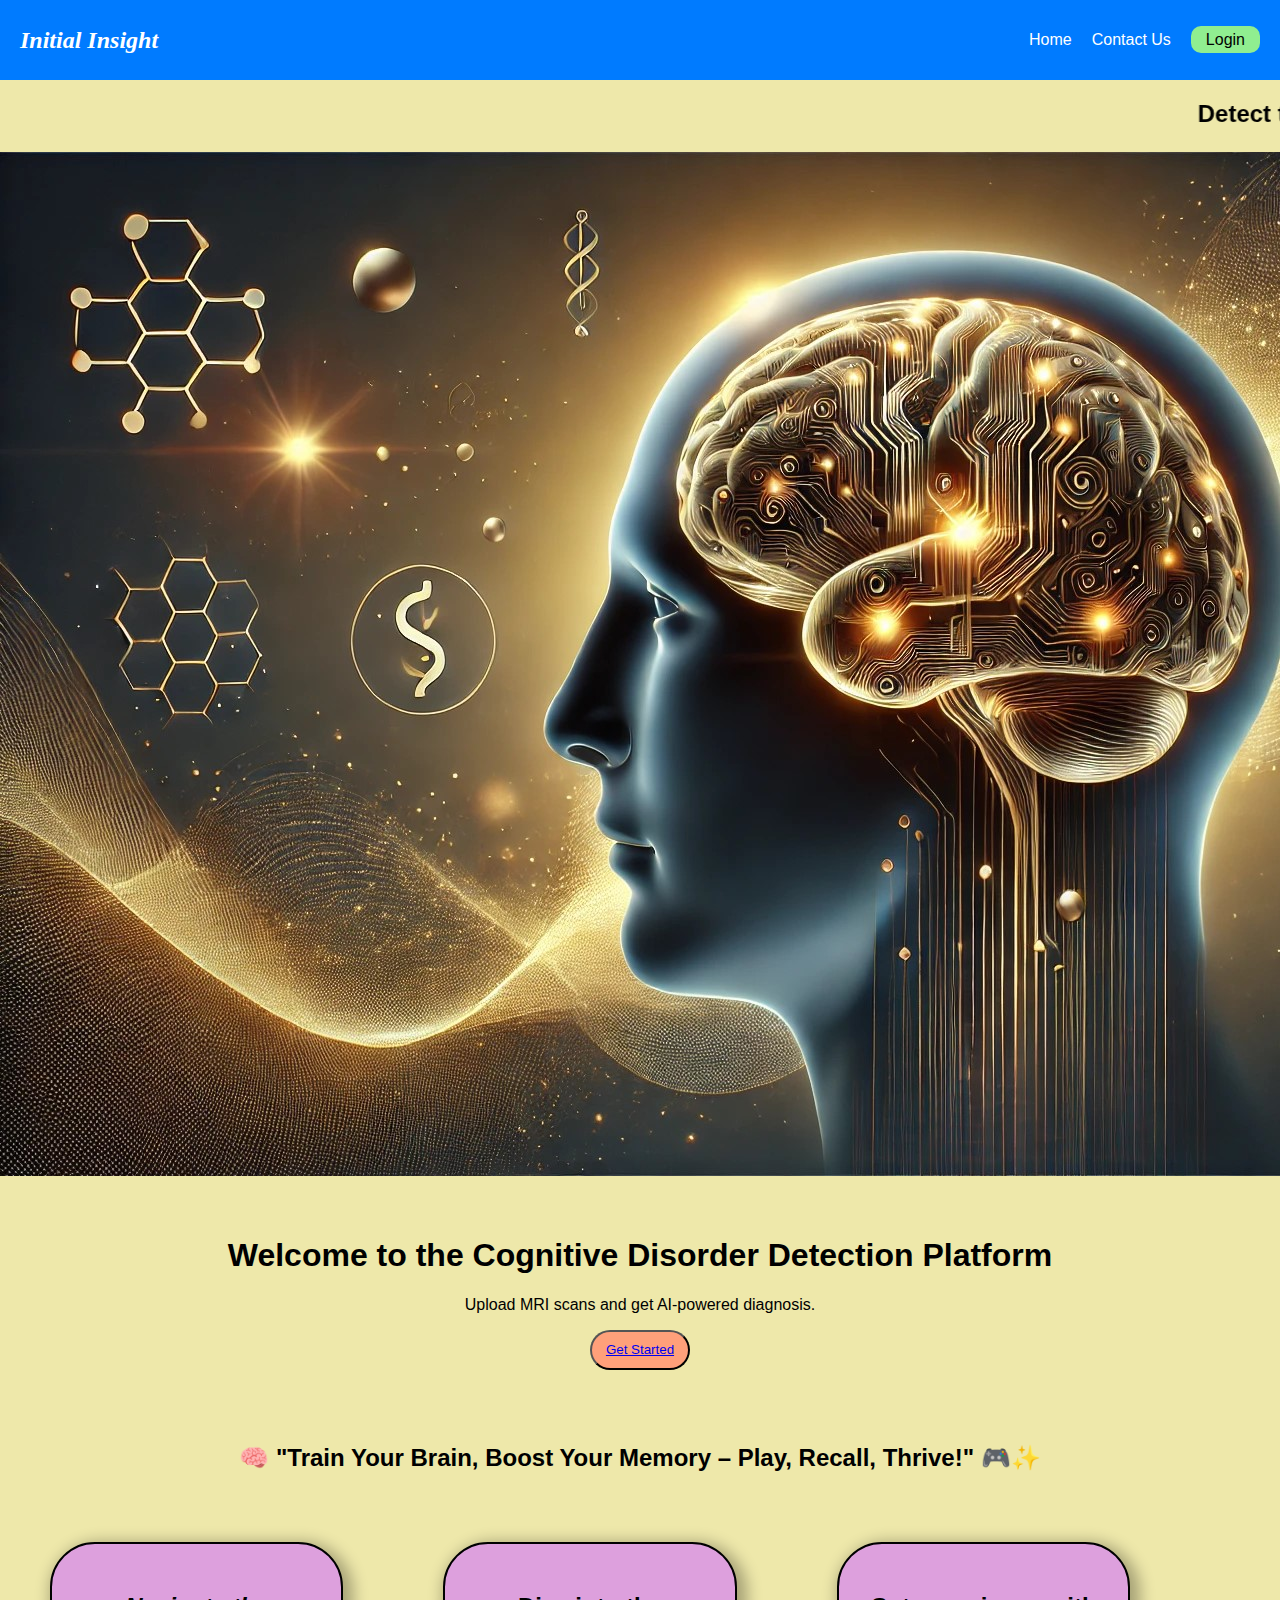
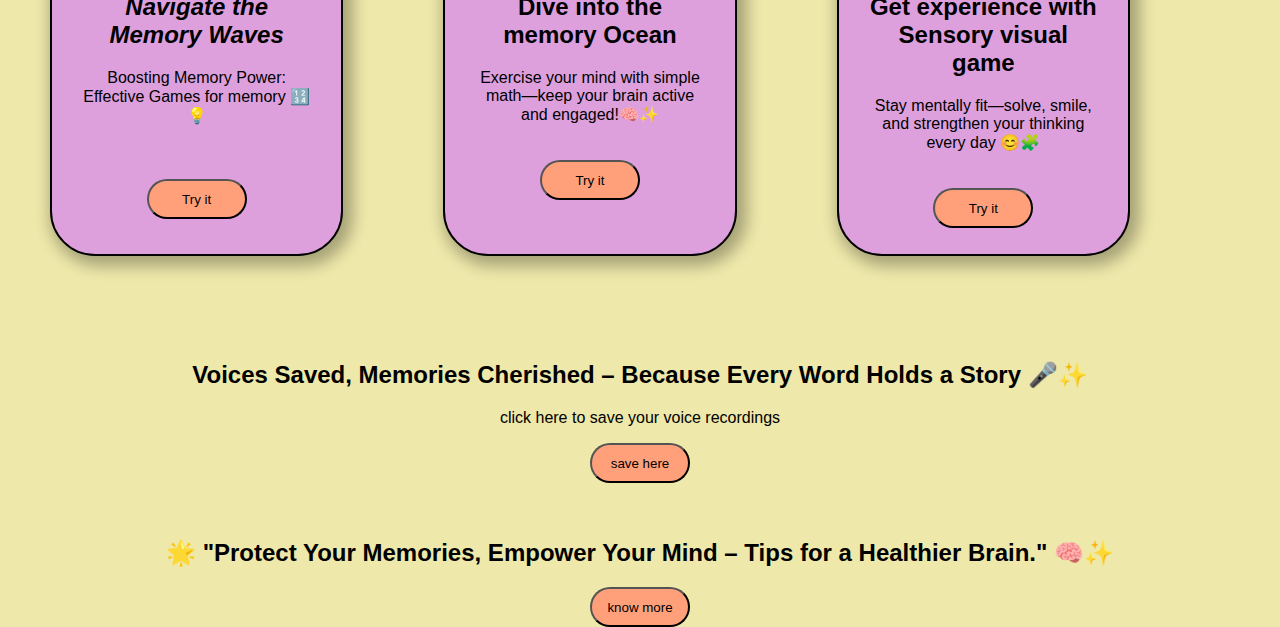
<file: index.html>
<!DOCTYPE html>
<html lang="en">
<head>
    <meta charset="UTF-8">
    <meta name="viewport" content="width=device-width, initial-scale=1.0">
    <title>Navbar Example</title>
    <link rel="stylesheet" href="styles.css">
    <script defer src="script.js"></script>
</head>
<body >

    <!-- Navigation Bar -->
    <nav class="navbar">
        <div class="logo"><i>Initial Insight</i></div>
      
        <ul class="nav-links">
            <li><a href="home.html">Home</a></li>
            <li><a href="contact.html">Contact Us</a></li>
            <li><a href="login.html" class="btn">Login</a></li>
        </ul>
        
    </nav>
    
    <marquee behavior="scroll" direction="left" scrollamount="10">  <h2>Detect to Protect – Safeguarding Memories with Smart Diagnosis</h2></marquee>
    <div class="im">
        <image src="alzeimer.jpg" ></image>
    </div>
    <br>
    <br>
    <!-- Page Content -->
    <div class="content">
        <h1>Welcome to the Cognitive Disorder Detection Platform</h1>
        <p>Upload MRI scans and get AI-powered diagnosis.</p>
       <button class="btn"><a href="upload.html" >Get Started</a></button> 
        
    </div>
    <br>
    <br>

   
   <br>
   <h2>🧠 "Train Your Brain, Boost Your Memory – Play, Recall, Thrive!" 🎮✨</h2>
    <div class="game">
       
        <div class="game1">
            <h2><i><b>Navigate the Memory Waves</b></i></h2><span>Boosting Memory Power: Effective Games for memory 🔢💡</span>
       <a href="game1.html">
           
        <br>
        <br>
        <br>
        <br>
            <button class="btn">Try it</button>
        </a>
        </div>
        
        <div class="game1">
            <h2>Dive into the memory Ocean</h2>
            <span>
                Exercise your mind with simple math—keep your brain active and engaged!🧠✨
            </span>
            <br>
            <br>
            <br>
        <a href="game2.html">
           
        
            <button class="btn">Try it</button>
        </a>
        </div>
        <div class="game1">
            <h2>Get experience with Sensory visual game</h2><span>Stay mentally fit—solve, smile, and strengthen your thinking every day  😊🧩</span>
        <a href="game3.html">
           
    <br>
    <br>
    <br>
            <button class="btn">Try it</button>
        </a>
        </div>
    </div>
    <br>
    <br>

    <div>
        <h2>Voices Saved, Memories Cherished – Because Every Word Holds a Story 🎤✨</h2>
        <p>click here to save your voice recordings</p>
        <a href="voice.html"><button class="btn">save here</button></a>
    </div>
       <br>
       <br>
       
       <div class="tip">
        <h2>🌟 "Protect Your Memories, Empower Your Mind – Tips for a Healthier Brain." 🧠✨</h2><a href="tips.html"><button class="btn">know more</button></div>
</body>
</html>
</file>
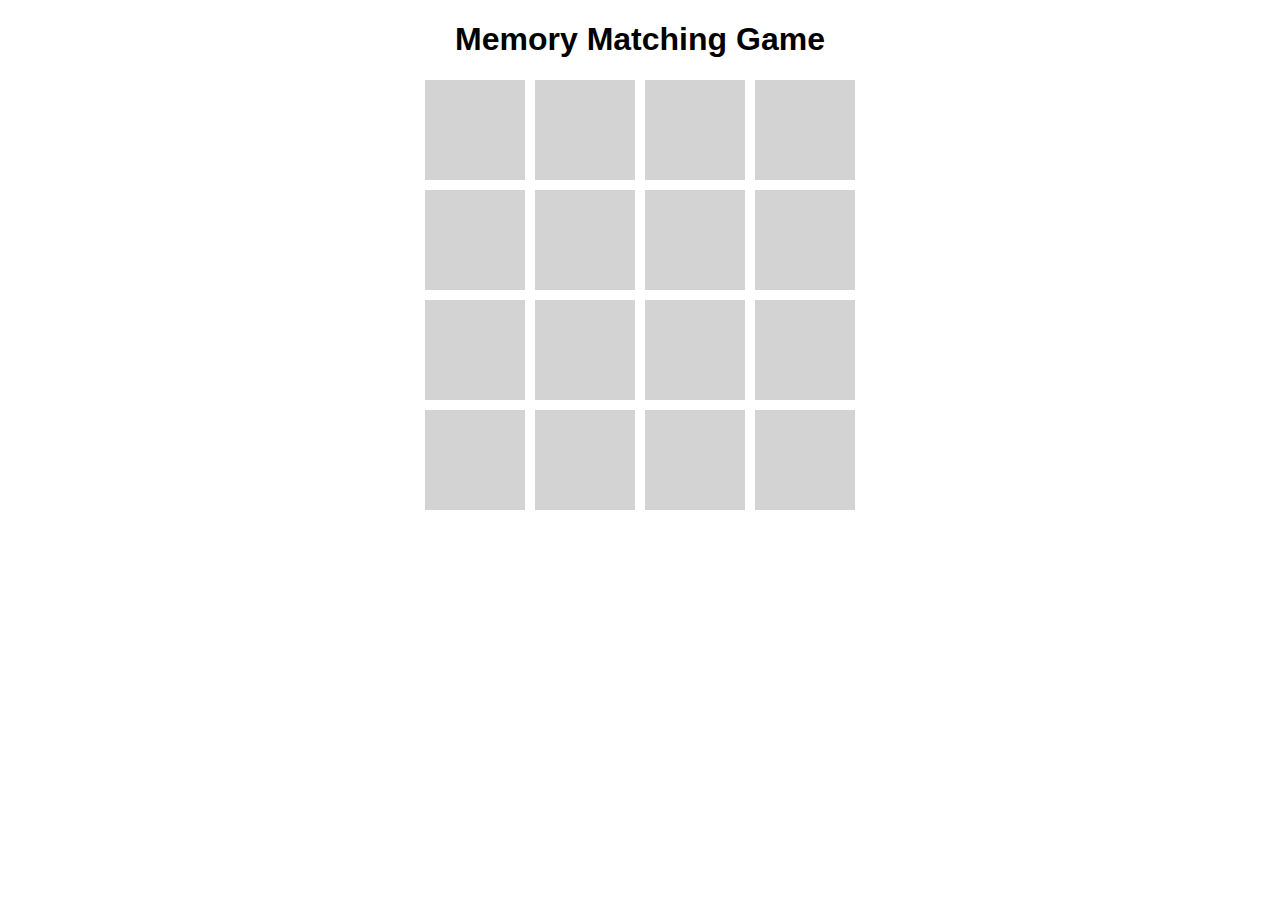
<file: game1.html>
<!DOCTYPE html>
<html lang="en">
<head>
    <meta charset="UTF-8">
    <meta name="viewport" content="width=device-width, initial-scale=1.0">
    <title>Memory Matching Game</title>
    <style>
        body {
            text-align: center;
            font-family: Arial, sans-serif;
        }
        .grid {
            display: grid;
            grid-template-columns: repeat(4, 100px);
            grid-gap: 10px;
            justify-content: center;
            margin-top: 20px;
        }
        .card {
            width: 100px;
            height: 100px;
            font-size: 2em;
            display: flex;
            align-items: center;
            justify-content: center;
            background-color: lightgray;
            cursor: pointer;
        }
    </style>
</head>
<body>
    <h1>Memory Matching Game</h1>
    <div class="grid" id="gameBoard"></div>
    <script>
        const emojis = ["🍎", "🍌", "🍇", "🍉", "🍓", "🥕", "🥭", "🍒"];
        let cards = [...emojis, ...emojis].sort(() => Math.random() - 0.5);
        let firstCard = null;
        let firstElement = null;
        let matches = 0;

        function createBoard() {
            const board = document.getElementById("gameBoard");
            cards.forEach((emoji, index) => {
                const card = document.createElement("div");
                card.classList.add("card");
                card.dataset.index = index;
                card.addEventListener("click", flipCard);
                board.appendChild(card);
            });
        }

        function flipCard() {
            if (this.textContent !== "") return;
            const index = this.dataset.index;
            this.textContent = cards[index];
            
            if (!firstCard) {
                firstCard = cards[index];
                firstElement = this;
            } else {
                if (firstCard === cards[index] && this !== firstElement) {
                    matches++;
                    if (matches === emojis.length) {
                        setTimeout(() => alert("You won!"), 500);
                    }
                } else {
                    setTimeout(() => {
                        this.textContent = "";
                        firstElement.textContent = "";
                    }, 1000);
                }
                firstCard = null;
                firstElement = null;
            }
        }

        createBoard();
    </script>
</body>
</html>
</file>
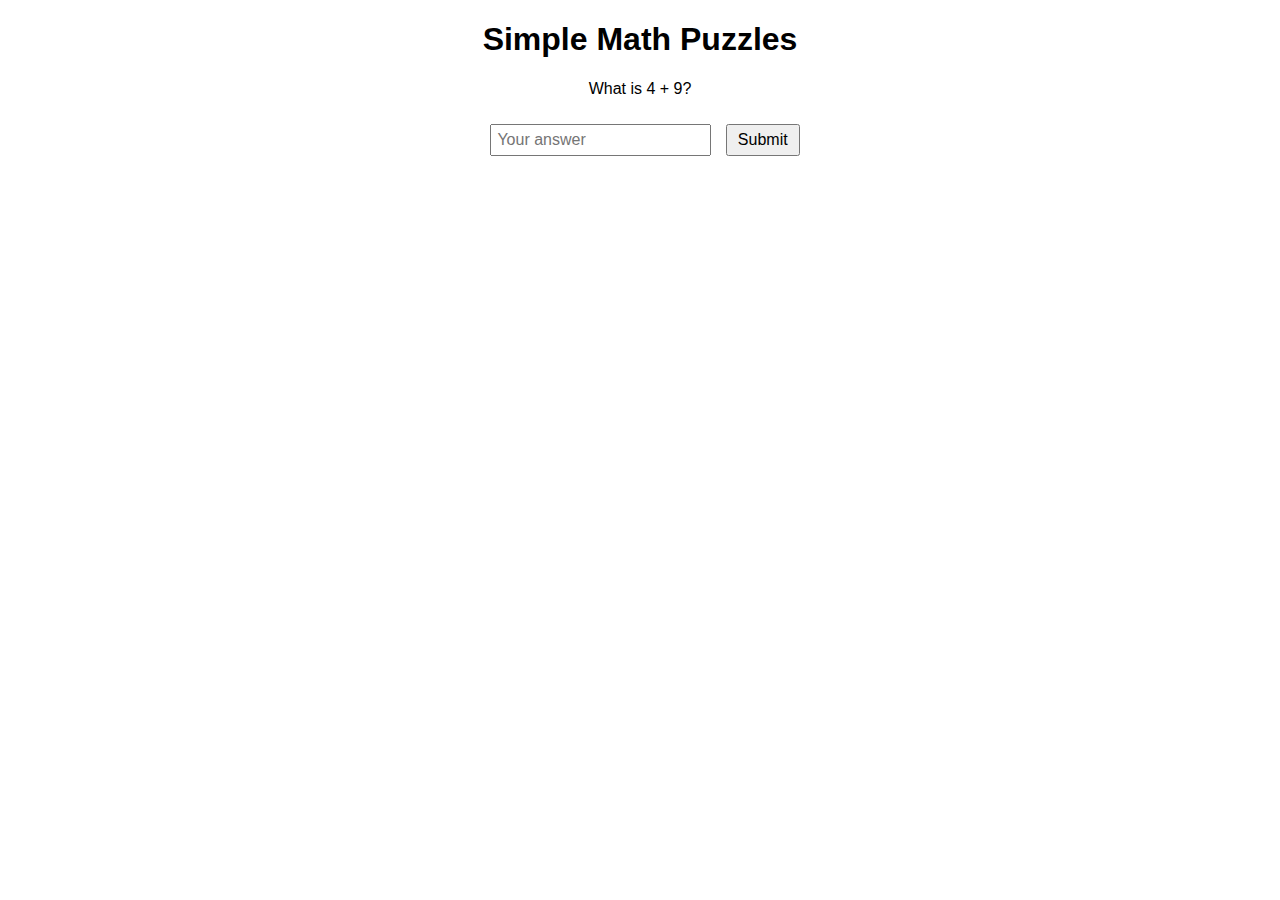
<file: game2.html>
<!DOCTYPE html>
<html lang="en">
<head>
    <meta charset="UTF-8">
    <meta name="viewport" content="width=device-width, initial-scale=1.0">
    <title>Simple Math Puzzles</title>
    <style>
        body {
            text-align: center;
            font-family: Arial, sans-serif;
        }
        .puzzle-container {
            margin-top: 20px;
        }
        input {
            margin: 10px;
            padding: 5px;
            font-size: 16px;
        }
        button {
            padding: 5px 10px;
            font-size: 16px;
            cursor: pointer;
        }
    </style>
</head>
<body>
    <h1>Simple Math Puzzles</h1>
    <div class="puzzle-container">
        <p id="question"></p>
        <input type="number" id="answer" placeholder="Your answer">
        <button onclick="checkAnswer()">Submit</button>
        <p id="feedback"></p>
    </div>
    
    <script>
        let num1, num2, correctAnswer;
        
        function generatePuzzle() {
            num1 = Math.floor(Math.random() * 10) + 1;
            num2 = Math.floor(Math.random() * 10) + 1;
            correctAnswer = num1 + num2;
            document.getElementById("question").textContent = `What is ${num1} + ${num2}?`;
            document.getElementById("feedback").textContent = "";
            document.getElementById("answer").value = "";
        }
        
        function checkAnswer() {
            let userAnswer = parseInt(document.getElementById("answer").value);
            if (userAnswer === correctAnswer) {
                document.getElementById("feedback").textContent = "Correct! 🎉";
                setTimeout(generatePuzzle, 1000);
            } else {
                document.getElementById("feedback").textContent = "Try again! ❌";
            }
        }
        
        generatePuzzle();
    </script>
</body>
</html>
</file>
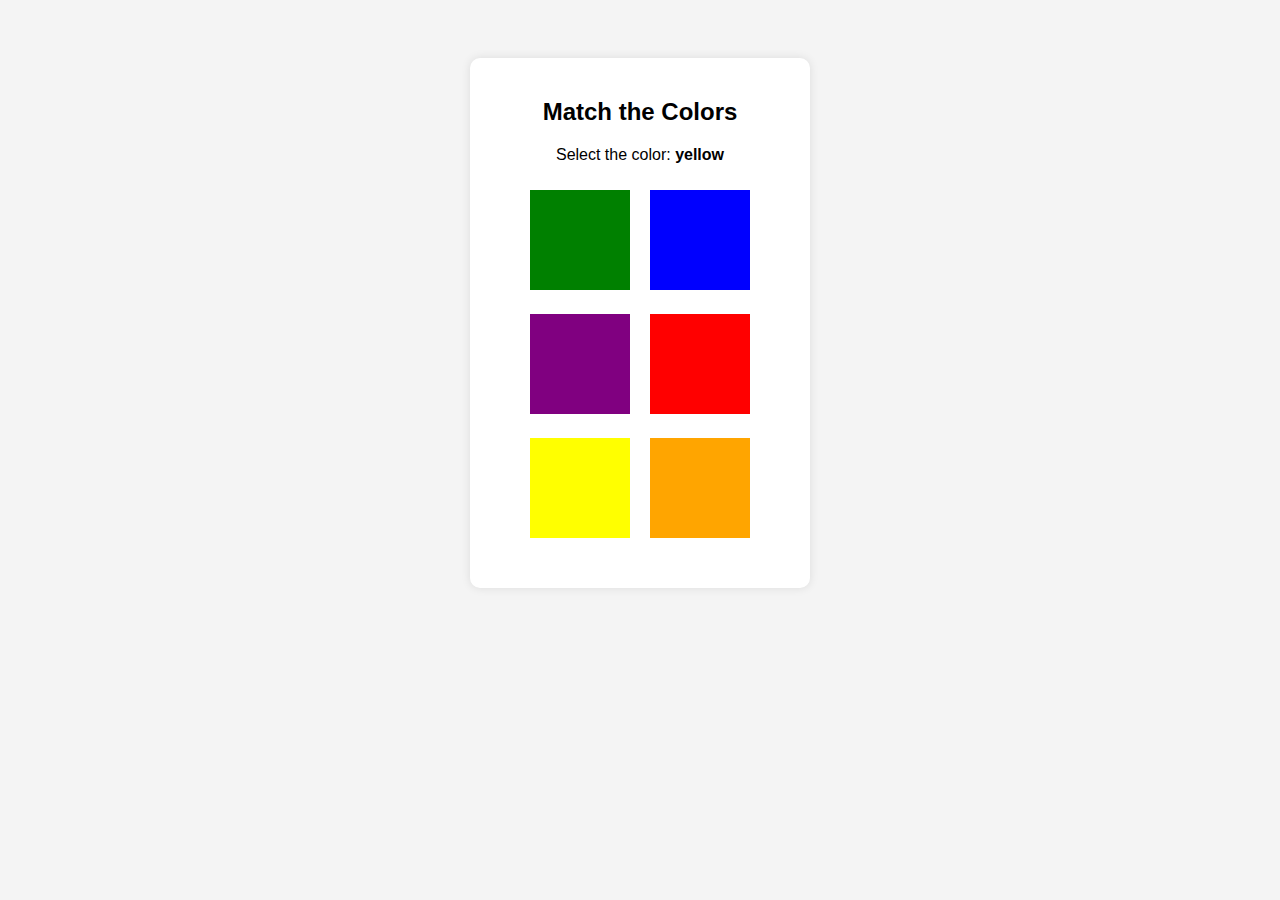
<file: game3.html>
<!DOCTYPE html>
<html lang="en">
<head>
    <meta charset="UTF-8">
    <meta name="viewport" content="width=device-width, initial-scale=1.0">
    <title>Sensory Visual Game</title>
    <style>
        body {
            text-align: center;
            font-family: Arial, sans-serif;
            background-color: #f4f4f4;
            padding: 50px;
        }
        .game-container {
            background: white;
            padding: 20px;
            border-radius: 10px;
            width: 300px;
            margin: auto;
            box-shadow: 0 0 10px rgba(0, 0, 0, 0.1);
        }
        .color-box {
            width: 100px;
            height: 100px;
            margin: 10px;
            display: inline-block;
            cursor: pointer;
        }
    </style>
</head>
<body>
    <div class="game-container">
        <h2>Match the Colors</h2>
        <p>Select the color: <span id="targetColor" style="font-weight: bold;"></span></p>
        <div id="colorOptions"></div>
        <p id="message" style="color: red; margin-top: 10px;"></p>
    </div>

    <script>
        const colors = ["red", "blue", "green", "yellow", "orange", "purple"];
        let targetColor = "";

        function startGame() {
            targetColor = colors[Math.floor(Math.random() * colors.length)];
            document.getElementById("targetColor").textContent = targetColor;
            
            let colorOptions = document.getElementById("colorOptions");
            colorOptions.innerHTML = "";
            
            colors.sort(() => 0.5 - Math.random()); // Shuffle colors
            colors.forEach(color => {
                let div = document.createElement("div");
                div.className = "color-box";
                div.style.backgroundColor = color;
                div.onclick = () => checkColor(color);
                colorOptions.appendChild(div);
            });
        }

        function checkColor(selectedColor) {
            if (selectedColor === targetColor) {
                document.getElementById("message").textContent = "Correct! Well done.";
                document.getElementById("message").style.color = "green";
                setTimeout(startGame, 1000);
            } else {
                document.getElementById("message").textContent = "Try again.";
                document.getElementById("message").style.color = "red";
            }
        }

        window.onload = startGame;
    </script>
</body>
</html>
</file>
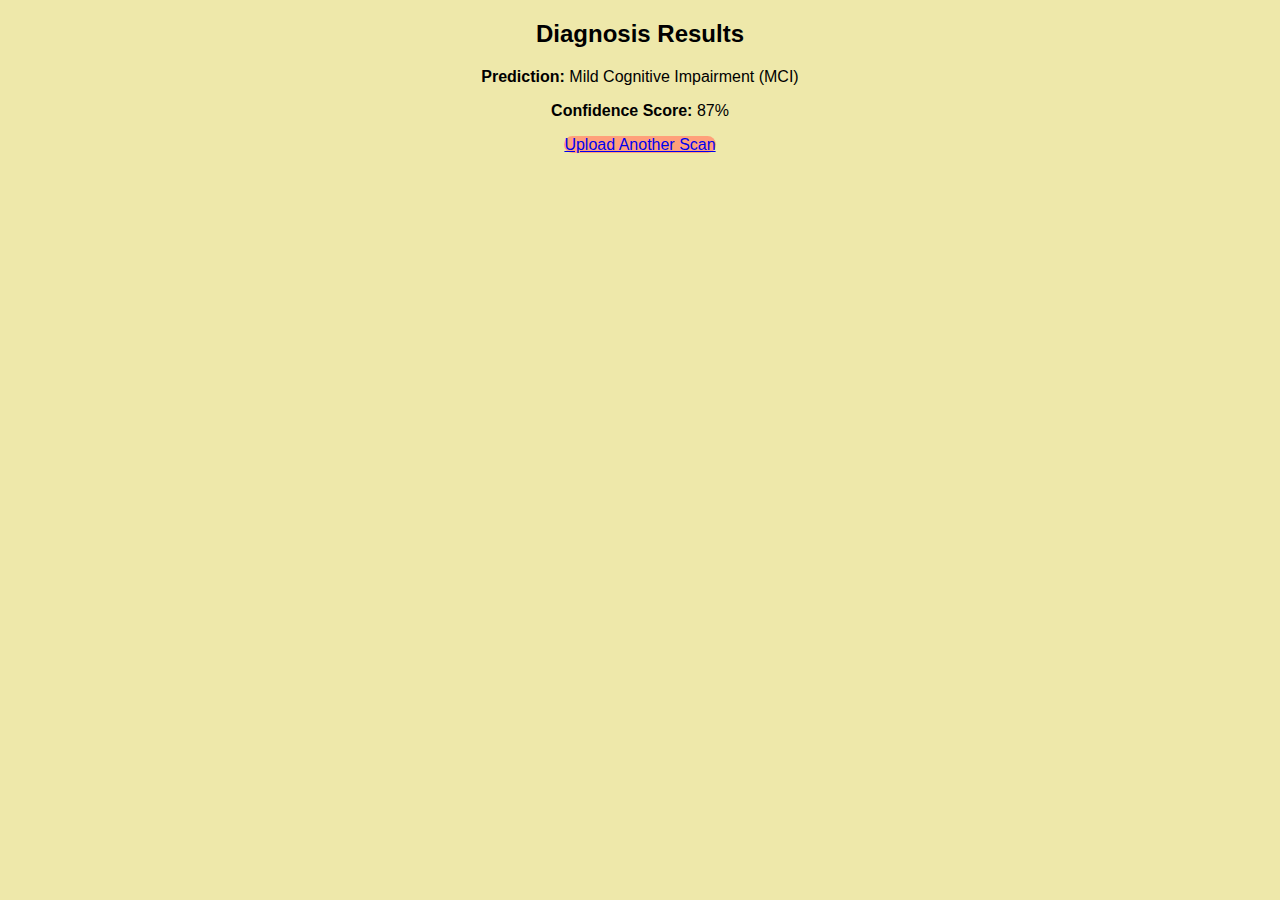
<file: results.html>
<!DOCTYPE html>
<html lang="en">
<head>
    <meta charset="UTF-8">
    <meta name="viewport" content="width=device-width, initial-scale=1.0">
    <title>Diagnosis Results</title>
    <link rel="stylesheet" href="styles.css">
</head>
<body>

    <div class="container">
        <h2>Diagnosis Results</h2>
        <p><strong>Prediction:</strong> Mild Cognitive Impairment (MCI)</p>
        <p><strong>Confidence Score:</strong> 87%</p>
        <a href="upload.html" class="btn">Upload Another Scan</a>
    </div>

</body>
</html>
</file>
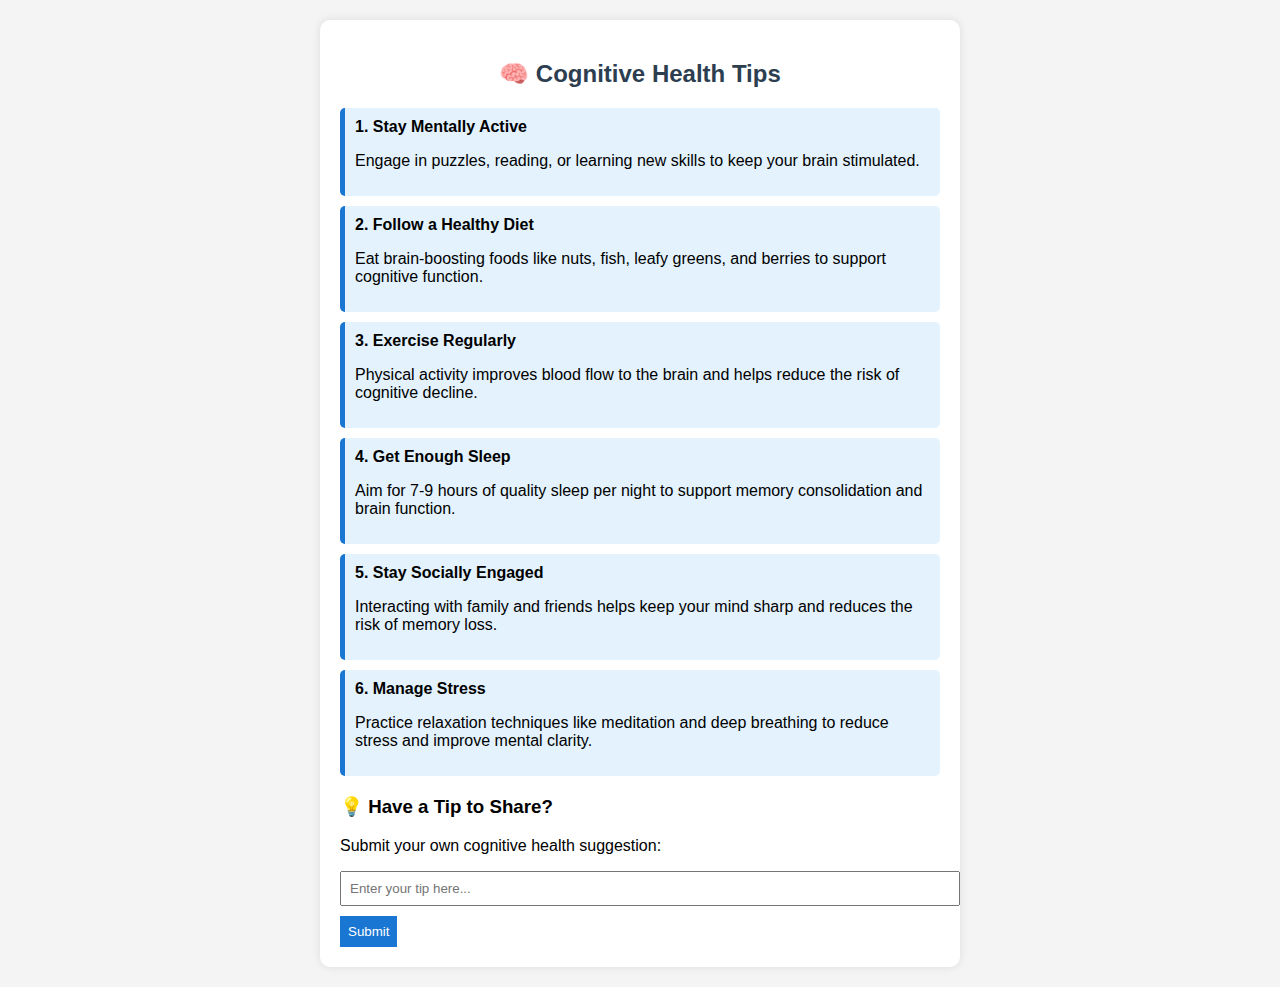
<file: tips.html>
<!DOCTYPE html>
<html lang="en">
<head>
    <meta charset="UTF-8">
    <meta name="viewport" content="width=device-width, initial-scale=1.0">
    <title>Cognitive Health Tips</title>
    <style>
        body {
            font-family: Arial, sans-serif;
            margin: 20px;
            background-color: #f4f4f4;
        }
        .container {
            max-width: 600px;
            background: white;
            padding: 20px;
            border-radius: 10px;
            box-shadow: 0 0 10px rgba(0, 0, 0, 0.1);
            margin: auto;
        }
        h2 {
            text-align: center;
            color: #2c3e50;
        }
        .tip {
            background: #e3f2fd;
            padding: 10px;
            margin: 10px 0;
            border-left: 5px solid #1976d2;
            border-radius: 5px;
        }
        .suggestions {
            margin-top: 20px;
        }
    </style>
</head>
<body>

    <div class="container">
        <h2>🧠 Cognitive Health Tips</h2>
        
        <div class="tip">
            <strong>1. Stay Mentally Active</strong>
            <p>Engage in puzzles, reading, or learning new skills to keep your brain stimulated.</p>
        </div>

        <div class="tip">
            <strong>2. Follow a Healthy Diet</strong>
            <p>Eat brain-boosting foods like nuts, fish, leafy greens, and berries to support cognitive function.</p>
        </div>

        <div class="tip">
            <strong>3. Exercise Regularly</strong>
            <p>Physical activity improves blood flow to the brain and helps reduce the risk of cognitive decline.</p>
        </div>

        <div class="tip">
            <strong>4. Get Enough Sleep</strong>
            <p>Aim for 7-9 hours of quality sleep per night to support memory consolidation and brain function.</p>
        </div>

        <div class="tip">
            <strong>5. Stay Socially Engaged</strong>
            <p>Interacting with family and friends helps keep your mind sharp and reduces the risk of memory loss.</p>
        </div>

        <div class="tip">
            <strong>6. Manage Stress</strong>
            <p>Practice relaxation techniques like meditation and deep breathing to reduce stress and improve mental clarity.</p>
        </div>

        <div class="suggestions">
            <h3>💡 Have a Tip to Share?</h3>
            <p>Submit your own cognitive health suggestion:</p>
            <input type="text" id="userTip" placeholder="Enter your tip here..." style="width: 100%; padding: 8px;">
            <button onclick="addTip()" style="margin-top: 10px; padding: 8px; background: #1976d2; color: white; border: none; cursor: pointer;">Submit</button>
        </div>

        <div id="newTips"></div>
    </div>

    <script>
        function addTip() {
            let userInput = document.getElementById("userTip").value;
            if (userInput.trim() !== "") {
                let newTip = document.createElement("div");
                newTip.classList.add("tip");
                newTip.innerHTML = `<strong>New Suggestion:</strong><p>${userInput}</p>`;
                document.getElementById("newTips").appendChild(newTip);
                document.getElementById("userTip").value = ""; // Clear input field
            }
        }
    </script>

</body>
</html>
</file>
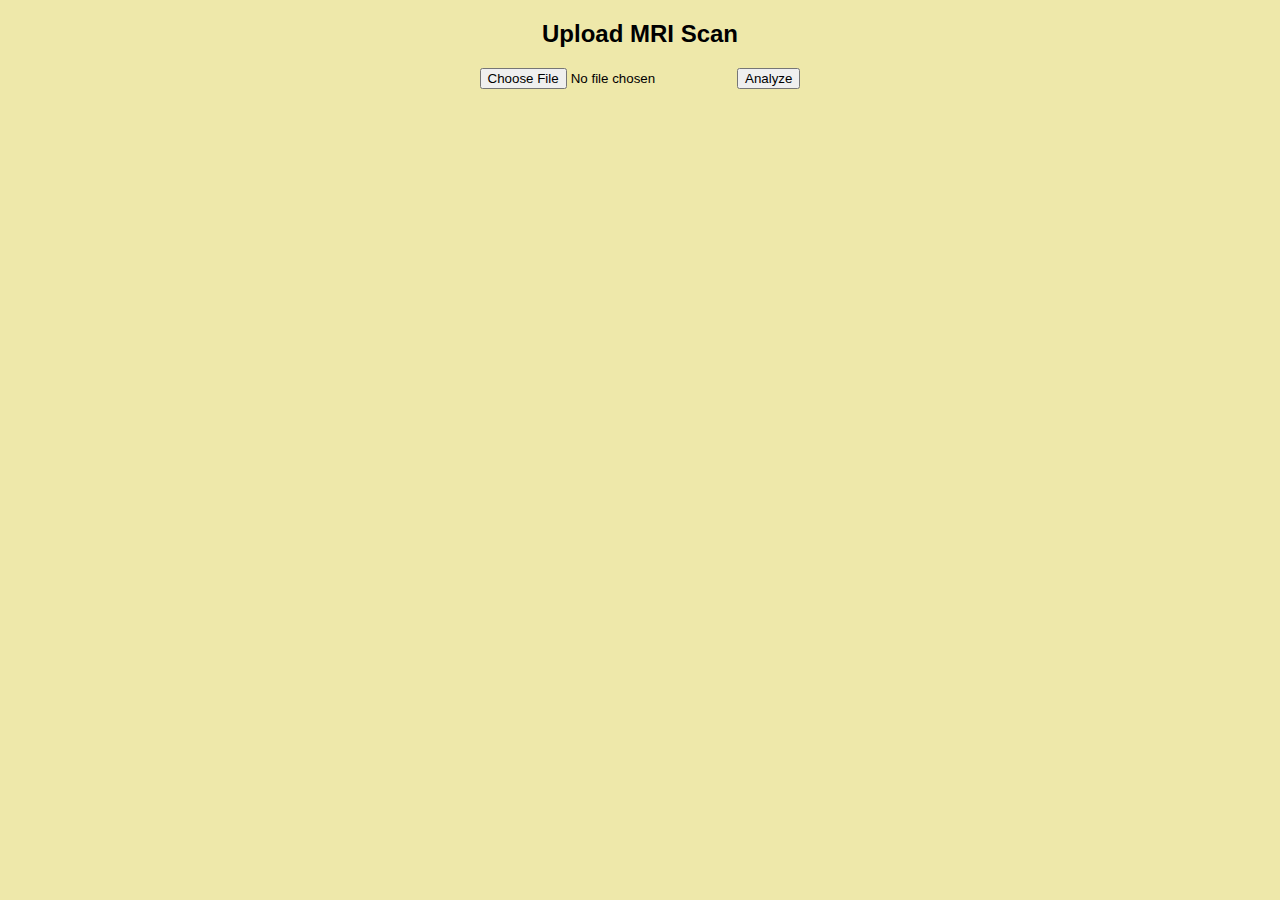
<file: upload.html>
<!DOCTYPE html>
<html lang="en">
<head>
    <meta charset="UTF-8">
    <meta name="viewport" content="width=device-width, initial-scale=1.0">
    <title>Upload MRI Scan</title>
    <link rel="stylesheet" href="styles.css">
</head>
<body>

    <div class="container">
        <h2>Upload MRI Scan</h2>
        <input type="file" id="imageUpload" accept="image/*">
        <button onclick="processImage()">Analyze</button>
        <p id="status"></p>
    </div>

    <script src="script.js"></script>
</body>
</html>
</file>
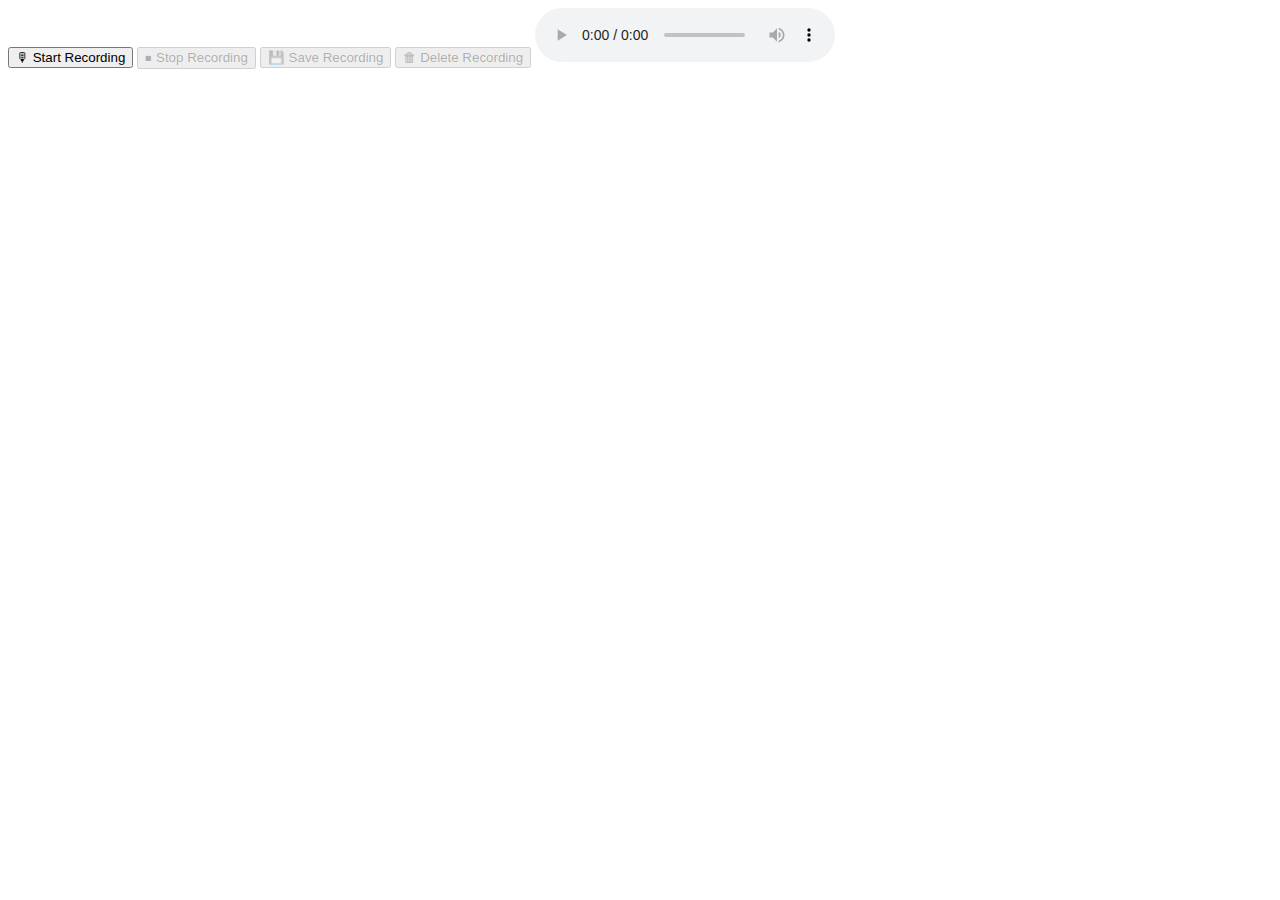
<file: voice.html>
<!DOCTYPE html>
<html lang="en">
<head>
    <meta charset="UTF-8">
    <meta name="viewport" content="width=device-width, initial-scale=1.0">
    <title>Voice Recorder</title>
</head>
<body>

    <button id="start">🎙 Start Recording</button>
    <button id="stop" disabled>⏹ Stop Recording</button>
    <button id="save" disabled>💾 Save Recording</button>
    <button id="delete" disabled>🗑 Delete Recording</button>
    
    <audio id="audio" controls></audio>

    <script>
        let mediaRecorder;
        let audioChunks = [];
        let audioBlob;
        let audioURL;

        document.getElementById("start").addEventListener("click", async () => {
            let stream = await navigator.mediaDevices.getUserMedia({ audio: true });
            mediaRecorder = new MediaRecorder(stream);

            mediaRecorder.ondataavailable = event => {
                audioChunks.push(event.data);
            };

            mediaRecorder.onstop = () => {
                audioBlob = new Blob(audioChunks, { type: 'audio/mp3' });
                audioURL = URL.createObjectURL(audioBlob);
                document.getElementById("audio").src = audioURL;
                document.getElementById("save").disabled = false;
                document.getElementById("delete").disabled = false;
            };

            mediaRecorder.start();
            document.getElementById("start").disabled = true;
            document.getElementById("stop").disabled = false;
        });

        document.getElementById("stop").addEventListener("click", () => {
            mediaRecorder.stop();
            document.getElementById("start").disabled = false;
            document.getElementById("stop").disabled = true;
        });

        document.getElementById("save").addEventListener("click", () => {
            let a = document.createElement("a");
            a.href = audioURL;
            a.download = "recording.mp3";
            a.click();
        });

        document.getElementById("delete").addEventListener("click", () => {
            document.getElementById("audio").src = "";
            document.getElementById("save").disabled = true;
            document.getElementById("delete").disabled = true;
            audioChunks = [];
            audioBlob = null;
            audioURL = null;
        });
    </script>

</body>
</html>
</file>
<file: styles.css>
/* General Styling */
body {
    font-family: Arial, sans-serif;
    margin: 0;
    padding: 0;
    background-color:palegoldenrod;
    text-align: center;
    
}

/* Navbar Styling */
.navbar {
    display: flex;
    justify-content: space-between;
    align-items: center;
    background-color: #007bff;
    padding: 15px 20px;
    color: white;
}

.logo {
    font-size: 24px;
    font-weight: bold;
    font-family: 'Times New Roman', Times, serif;
}

.nav-links {
    list-style: none;
    display: flex;
    gap: 20px;
}

.nav-links li {
    display: inline;
}

.nav-links a {
    color: white;
    text-decoration: none;
    font-size: 16px;
}

.nav-links .btn {
    background-color:lightgreen;
    color:black;
    padding: 5px 15px;
    border-radius: 10px;
}

.nav-links .btn:hover {
    background-color: #0056b3;
    color: white;
}

/* Hamburger Menu for Mobile */
.hamburger {
    display: none;
    font-size: 24px;
    cursor: pointer;
}

/* Responsive Design */
@media screen and (max-width: 768px) {
    .nav-links {
        display: none;
        flex-direction: column;
        background-color: #007bff;
        position: absolute;
        top: 60px;
        left: 0;
        width: 100%;
        text-align: center;
        padding: 10px 0;
    }

    .nav-links.active {
        display: flex;
    }

    .nav-links li {
        padding: 10px 0;
    }

    .hamburger {
        display: block;
    }
}
.game{
    padding:50px;
    
    display:flex;

    color: black;
    transition: background-color 0.3s ease, box-shadow 0.3s ease;
}
.game1{
    height:250px;
    width:280px;
    border-radius: 45px;
    border:2px solid black;
    padding:30px;
    margin-right: 100px;
    text-decoration: double;
    background-color: plum;
    box-shadow: 5px 5px 15px 5px rgba(0, 0, 0, 0.3);

    
}
.game1:hover{
    background-color: aquamarine;
}
.btn{
    border-radius:25px;
    height:40px;
    width:100px;
   background-color:lightsalmon;
}
.im{
    height:75%;
    width:100%;
}
</file>
